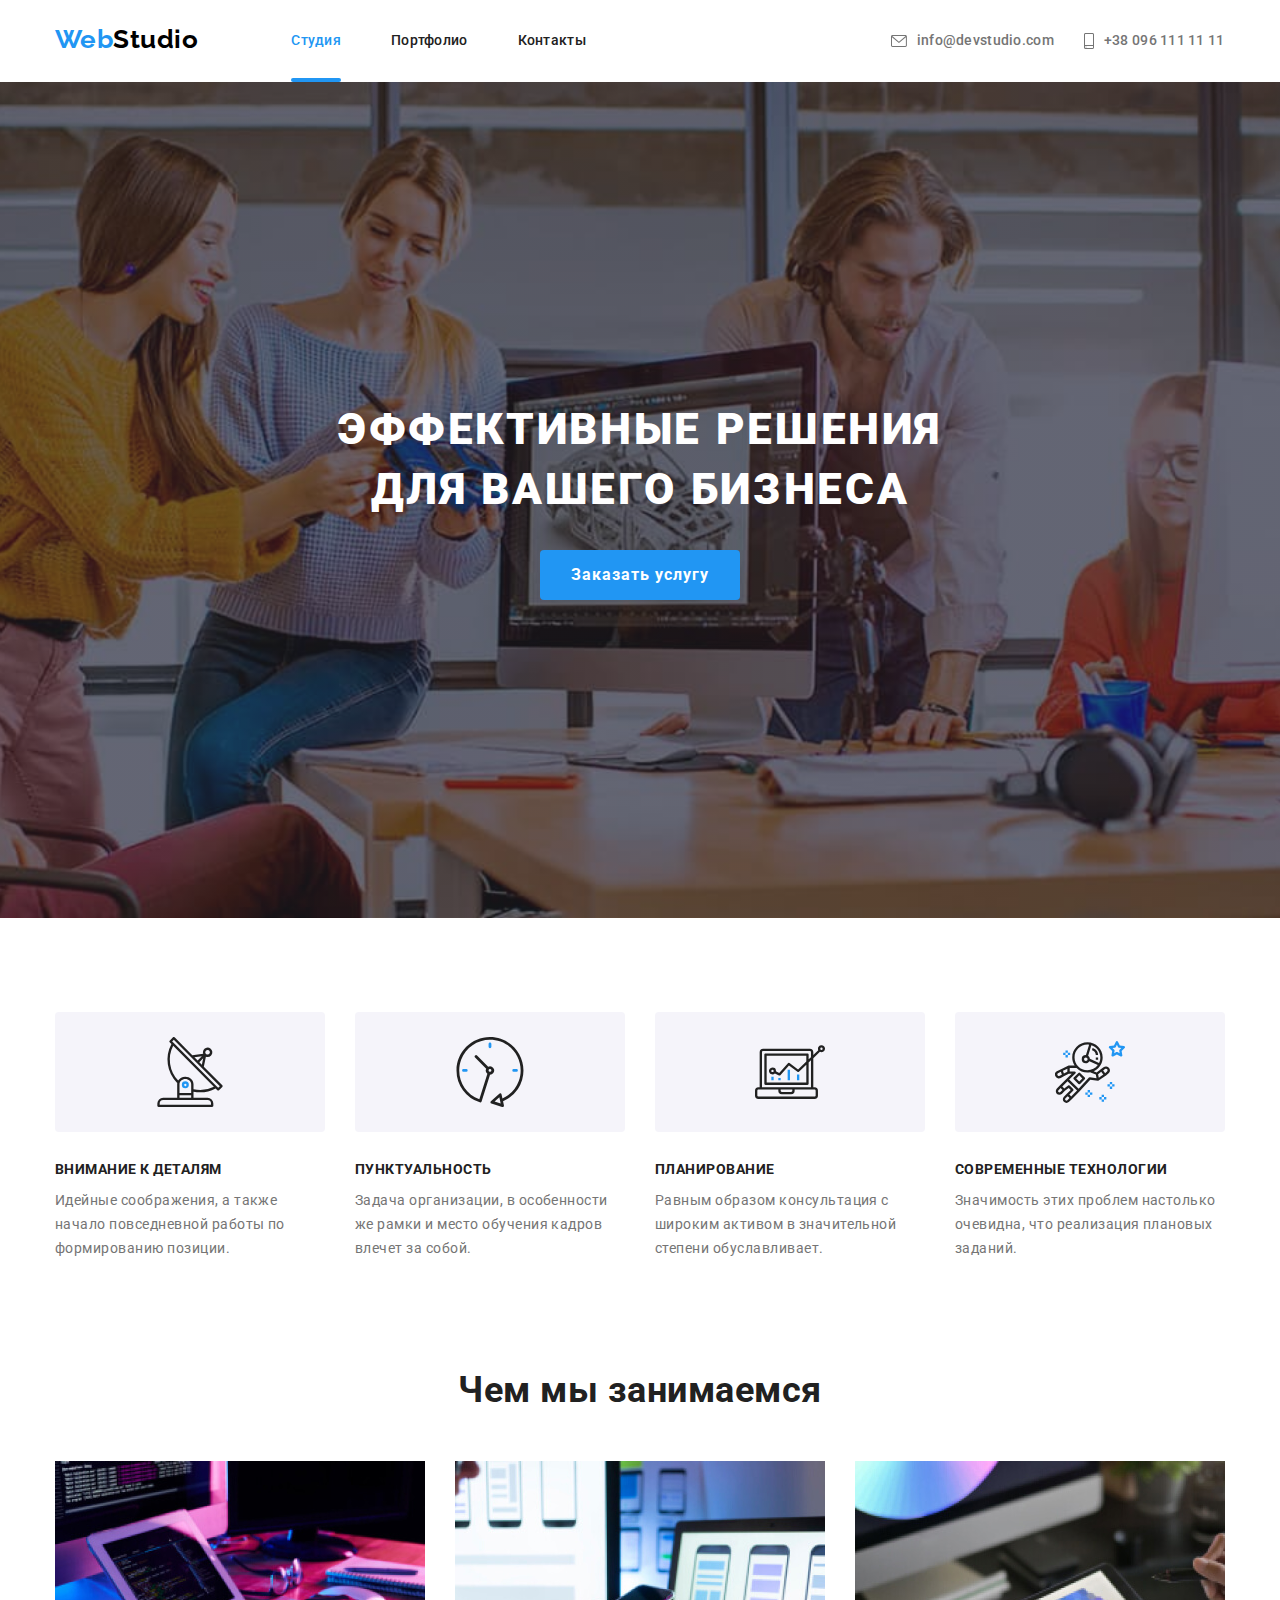
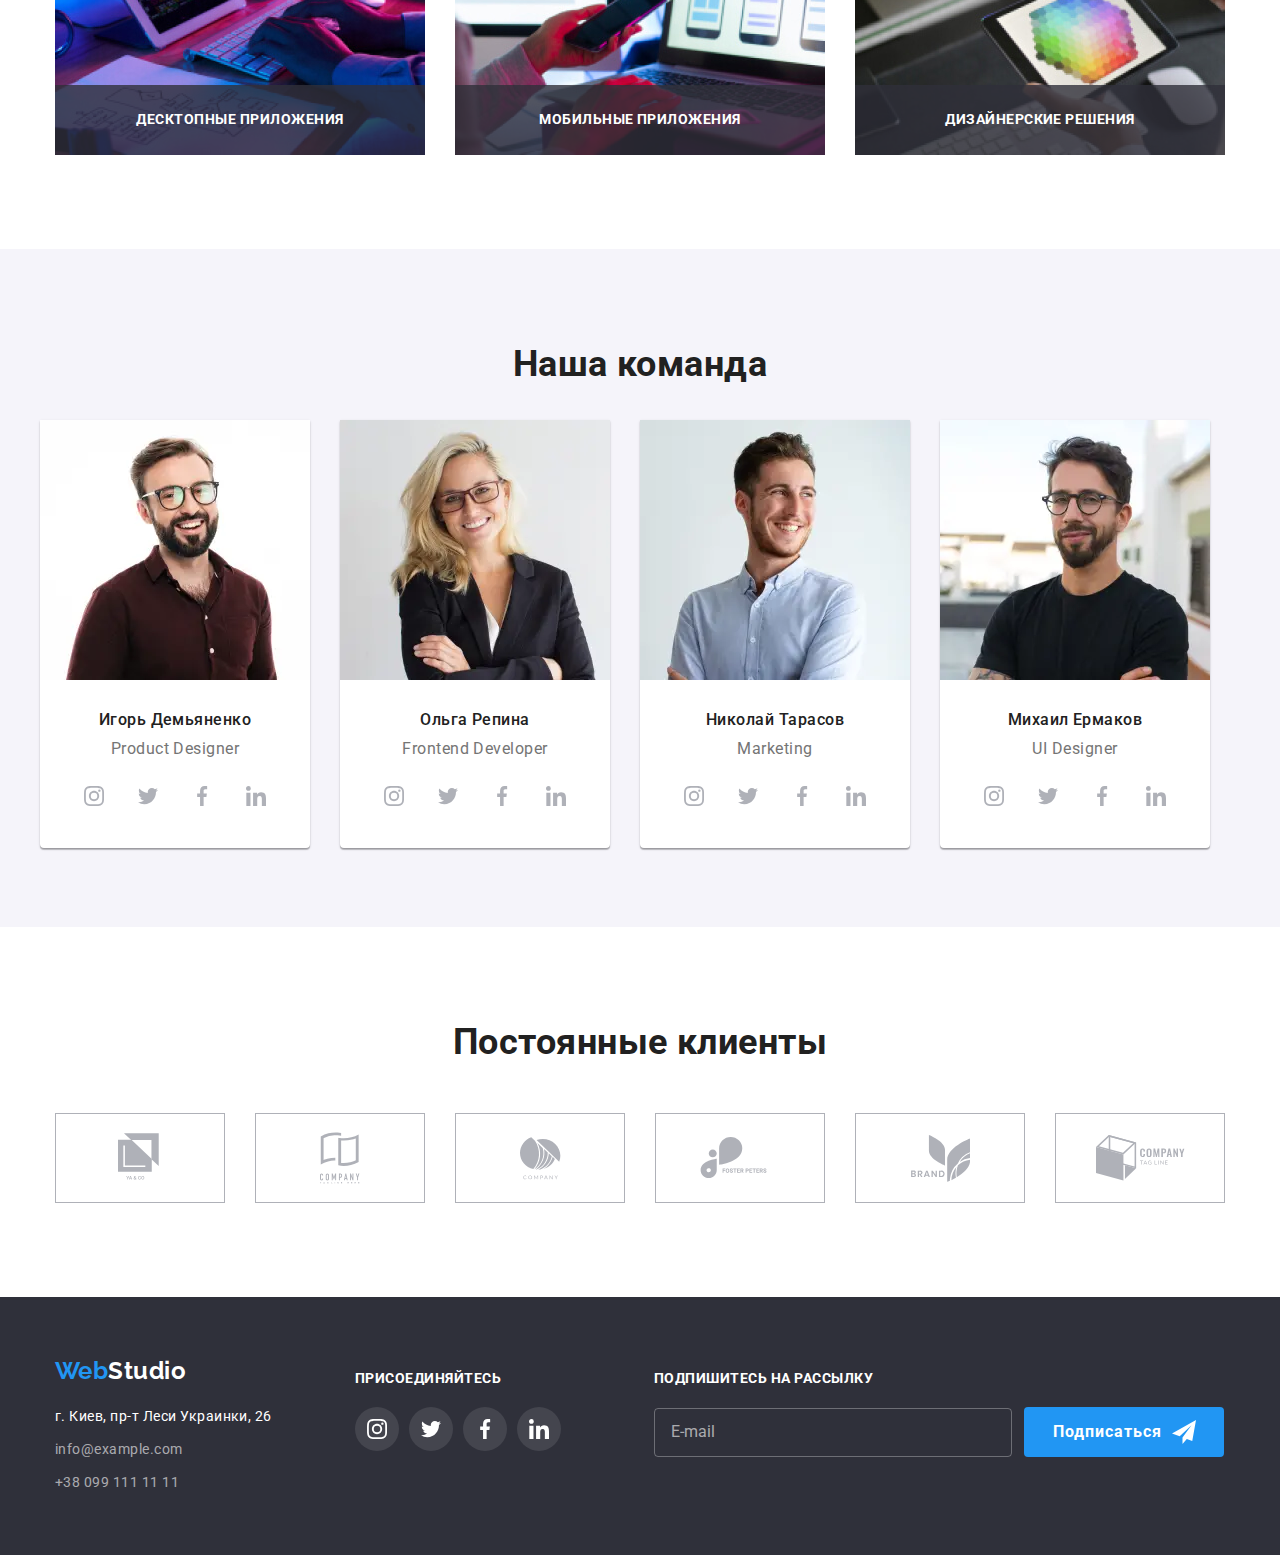
<file: index.html>
<!DOCTYPE html>
<html lang="ru">
  <head>
    <meta charset="UTF-8" />
    <meta name="viewport" content="width=device-width, initial-scale=1.0" />
    <title>Web Studio</title>
    <link
      href="https://fonts.googleapis.com/css2?family=Raleway:wght@700&family=Roboto:wght@400;500;700;900&display=swap"
      rel="stylesheet"
    />
    <link
      rel="stylesheet"
      href="https://cdnjs.cloudflare.com/ajax/libs/modern-normalize/1.0.0/modern-normalize.min.css"
    />
    <link rel="stylesheet" href="./css/main.min.css" />
  </head>
  <body class="page">
    <!-- Шапка сайту -->
    <header class="page-header">
      <div class="container">
        <a href="./index.html" class="logo" lang="en"><span>Web</span>Studio</a>
        <button type="button" aria-controls="header-menu" aria-expanded="false" class="menu-btn" data-menu-button>
          <svg width="40" height="40">
            <use class="menu-open-btn" href="./images/sprite.svg#icon-open-menu"></use>
            <use class="menu-close-btn" href="./images/sprite.svg#icon-close-menu"></use>
          </svg>
        </button>

        <div class="header-menu" data-menu>
          <nav class="site-nav">
            <ul class="list">
              <li class="list-item"><a href="./index.html" class="link current">Студия</a></li>
              <li class="list-item"><a href="./portfolio.html" class="link">Портфолио</a></li>
              <li class="list-item"><a href="" class="link">Контакты</a></li>
            </ul>
          </nav>

          <address class="header-contacts">
            <a class="header-contacts-item" href="mailto:info@devstudio.com">
              <svg class="header-contacts-item-svg-1">
                <use href="./images/sprite.svg#icon-envelope"></use>
              </svg>
              info@devstudio.com</a
            >
            <a href="tel:+380961111111">
              <svg class="header-contacts-item-svg-2">
                <use href="./images/sprite.svg#icon-smartphone"></use>
              </svg>
              +38 096 111 11 11</a
            >
          </address>
        </div>
      </div>
    </header>

    <main>
      <!-- Герой -->
      <section class="hero">
        <div class="hero-content">
          <h1 class="hero-title">Эффективные решения для вашего бизнеса</h1>
          <button type="button" class="hero-button" data-modal-open>Заказать услугу</button>
        </div>
      </section>

      <!-- Переваги -->
      <section class="section benefits">
        <div class="container">
          <!-- Прихований заголовок -->
          <h2 class="visually-hidden">Наши преимущества</h2>
          <ul class="list">
            <li class="list-item benefit-1">
              <p class="benefits-title">Внимание к деталям</p>
              <p class="benefits-text">
                Идейные соображения, а также начало повседневной работы по формированию позиции.
              </p>
            </li>
            <li class="list-item benefit-2">
              <p class="benefits-title">Пунктуальность</p>
              <p class="benefits-text">
                Задача организации, в особенности же рамки и место обучения кадров влечет за собой.
              </p>
            </li>
            <li class="list-item benefit-3">
              <p class="benefits-title">Планирование</p>
              <p class="benefits-text">
                Равным образом консультация с широким активом в значительной степени обуславливает.
              </p>
            </li>
            <li class="list-item benefit-4">
              <p class="benefits-title">Современные технологии</p>
              <p class="benefits-text">Значимость этих проблем настолько очевидна, что реализация плановых заданий.</p>
            </li>
          </ul>
        </div>
      </section>

      <!-- Діяльність -->
      <section class="section activity">
        <div class="container">
          <h2 class="title">Чем мы занимаемся</h2>
          <ul class="list">
            <li class="list-item">
              <img
                src="./images/activities/laptop.jpg"
                srcset="./images/activities/laptop@2x.jpg 2x"
                alt="Ноутбук"
                width="370"
                height="294"
              />
              <p class="list-item-text">Десктопные приложения</p>
            </li>
            <li class="list-item">
              <img
                src="./images/activities/mobile.jpg"
                srcset="./images/activities/mobile@2x.jpg 2x"
                alt="Телефон"
                width="370"
                height="294"
              />
              <p class="list-item-text">Мобильные приложения</p>
            </li>
            <li class="list-item">
              <img
                src="./images/activities/tablet.jpg"
                srcset="./images/activities/tablet@2x.jpg 2x"
                alt="Планшет"
                width="370"
                height="294"
              />
              <p class="list-item-text">Дизайнерские решения</p>
            </li>
          </ul>
        </div>
      </section>

      <!-- Команда -->
      <section class="section team">
        <div class="container">
          <h2 class="title">Наша команда</h2>
          <ul class="team-list list">
            <li class="team-member">
              <picture>
                <source
                  srcset="
                    ./images/team/team-desktop/ihor_demianenko_desktop.webp    1x,
                    ./images/team/team-desktop/ihor_demianenko_desktop@2x.webp 2x
                  "
                  media="(min-width: 1200px)"
                  type="image/webp"
                />
                <source
                  srcset="
                    ./images/team/team-desktop/ihor_demianenko_desktop.jpg    1x,
                    ./images/team/team-desktop/ihor_demianenko_desktop@2x.jpg 2x
                  "
                  media="(min-width: 1200px)"
                />
                <source
                  srcset="
                    ./images/team/team-tablet/ihor_demianenko_tablet.webp    1x,
                    ./images/team/team-tablet/ihor_demianenko_tablet@2x.webp 2x
                  "
                  media="(min-width: 768px)"
                  type="image/webp"
                />
                <source
                  srcset="
                    ./images/team/team-tablet/ihor_demianenko_tablet.jpg    1x,
                    ./images/team/team-tablet/ihor_demianenko_tablet@2x.jpg 2x
                  "
                  media="(min-width: 768px)"
                />
                <source
                  srcset="
                    ./images/team/team-mobile/ihor_demianenko_mobile.webp    1x,
                    ./images/team/team-mobile/ihor_demianenko_mobile@2x.webp 2x
                  "
                  media="(min-width: 320px)"
                  type="image/webp"
                />
                <source
                  srcset="
                    ./images/team/team-mobile/ihor_demianenko_mobile.jpg    1x,
                    ./images/team/team-mobile/ihor_demianenko_mobile@2x.jpg 2x
                  "
                  media="(min-width: 320px)"
                />
                <img src="./images/team/team-mobile/ihor_demianenko_mobile.jpg" alt="Игорь Демьяненко" />
              </picture>
              <h3 class="name">Игорь Демьяненко</h3>
              <p class="occupation" lang="en">Product Designer</p>
              <ul class="social-list list">
                <li class="social-list-item">
                  <a href="" class="social-list-item-link">
                    <svg class="social-list-item-svg">
                      <use href="./images/sprite.svg#icon-instagram"></use>
                    </svg>
                  </a>
                </li>
                <li class="social-list-item">
                  <a href="" class="social-list-item-link">
                    <svg class="social-list-item-svg"><use href="./images/sprite.svg#icon-twitter"></use></svg>
                  </a>
                </li>
                <li class="social-list-item">
                  <a href="" class="social-list-item-link">
                    <svg class="social-list-item-svg"><use href="./images/sprite.svg#icon-facebook"></use></svg>
                  </a>
                </li>
                <li class="social-list-item">
                  <a href="" class="social-list-item-link">
                    <svg class="social-list-item-svg"><use href="./images/sprite.svg#icon-linkedin"></use></svg>
                  </a>
                </li>
              </ul>
            </li>
            <li class="team-member">
              <picture>
                <source
                  srcset="
                    ./images/team/team-desktop/olha_repina_desktop.webp    1x,
                    ./images/team/team-desktop/olha_repina_desktop@2x.webp 2x
                  "
                  media="(min-width: 1200px)"
                  type="image/webp"
                />
                <source
                  srcset="
                    ./images/team/team-desktop/olha_repina_desktop.jpg    1x,
                    ./images/team/team-desktop/olha_repina_desktop@2x.jpg 2x
                  "
                  media="(min-width: 1200px)"
                />
                <source
                  srcset="
                    ./images/team/team-tablet/olha_repina_tablet.webp    1x,
                    ./images/team/team-tablet/olha_repina_tablet@2x.webp 2x
                  "
                  media="(min-width: 768px)"
                  type="image/webp"
                />
                <source
                  srcset="
                    ./images/team/team-tablet/olha_repina_tablet.jpg    1x,
                    ./images/team/team-tablet/olha_repina_tablet@2x.jpg 2x
                  "
                  media="(min-width: 768px)"
                />
                <source
                  srcset="
                    ./images/team/team-mobile/olha_repina_mobile.webp    1x,
                    ./images/team/team-mobile/olha_repina_mobile@2x.webp 2x
                  "
                  media="(min-width: 320px)"
                  type="image/webp"
                />
                <source
                  srcset="
                    ./images/team/team-mobile/olha_repina_mobile.jpg    1x,
                    ./images/team/team-mobile/olha_repina_mobile@2x.jpg 2x
                  "
                  media="(min-width: 320px)"
                />
                <img src="./images/team/team-mobile/olha_repina_mobile.jpg" alt="Ольга Репина" />
              </picture>
              <h3 class="name">Ольга Репина</h3>
              <p class="occupation" lang="en">Frontend Developer</p>
              <ul class="social-list list">
                <li class="social-list-item">
                  <a href="" class="social-list-item-link">
                    <svg class="social-list-item-svg">
                      <use href="./images/sprite.svg#icon-instagram"></use>
                    </svg>
                  </a>
                </li>
                <li class="social-list-item">
                  <a href="" class="social-list-item-link">
                    <svg class="social-list-item-svg"><use href="./images/sprite.svg#icon-twitter"></use></svg>
                  </a>
                </li>
                <li class="social-list-item">
                  <a href="" class="social-list-item-link">
                    <svg class="social-list-item-svg"><use href="./images/sprite.svg#icon-facebook"></use></svg>
                  </a>
                </li>
                <li class="social-list-item">
                  <a href="" class="social-list-item-link">
                    <svg class="social-list-item-svg"><use href="./images/sprite.svg#icon-linkedin"></use></svg>
                  </a>
                </li>
              </ul>
            </li>
            <li class="team-member">
              <picture>
                <source
                  srcset="
                    ./images/team/team-desktop/nikolai_tarasov_desktop.webp    1x,
                    ./images/team/team-desktop/nikolai_tarasov_desktop@2x.webp 2x
                  "
                  media="(min-width: 1200px)"
                  type="image/webp"
                />
                <source
                  srcset="
                    ./images/team/team-desktop/nikolai_tarasov_desktop.jpg    1x,
                    ./images/team/team-desktop/nikolai_tarasov_desktop@2x.jpg 2x
                  "
                  media="(min-width: 1200px)"
                />
                <source
                  srcset="
                    ./images/team/team-tablet/nikolai_tarasov_tablet.webp    1x,
                    ./images/team/team-tablet/nikolai_tarasov_tablet@2x.webp 2x
                  "
                  media="(min-width: 768px)"
                  type="image/webp"
                />
                <source
                  srcset="
                    ./images/team/team-tablet/nikolai_tarasov_tablet.jpg    1x,
                    ./images/team/team-tablet/nikolai_tarasov_tablet@2x.jpg 2x
                  "
                  media="(min-width: 768px)"
                />
                <source
                  srcset="
                    ./images/team/team-mobile/nikolai_tarasov_mobile.webp    1x,
                    ./images/team/team-mobile/nikolai_tarasov_mobile@2x.webp 2x
                  "
                  media="(min-width: 320px)"
                  type="image/webp"
                />
                <source
                  srcset="
                    ./images/team/team-mobile/nikolai_tarasov_mobile.jpg    1x,
                    ./images/team/team-mobile/nikolai_tarasov_mobile@2x.jpg 2x
                  "
                  media="(min-width: 320px)"
                />
                <img src="./images/team/team-mobile/nikolai_tarasov_mobile.jpg" alt="Николай Тарасов" />
              </picture>
              <h3 class="name">Николай Тарасов</h3>
              <p class="occupation" lang="en">Marketing</p>
              <ul class="social-list list">
                <li class="social-list-item">
                  <a href="" class="social-list-item-link">
                    <svg class="social-list-item-svg">
                      <use href="./images/sprite.svg#icon-instagram"></use>
                    </svg>
                  </a>
                </li>
                <li class="social-list-item">
                  <a href="" class="social-list-item-link">
                    <svg class="social-list-item-svg"><use href="./images/sprite.svg#icon-twitter"></use></svg>
                  </a>
                </li>
                <li class="social-list-item">
                  <a href="" class="social-list-item-link">
                    <svg class="social-list-item-svg"><use href="./images/sprite.svg#icon-facebook"></use></svg>
                  </a>
                </li>
                <li class="social-list-item">
                  <a href="" class="social-list-item-link">
                    <svg class="social-list-item-svg"><use href="./images/sprite.svg#icon-linkedin"></use></svg>
                  </a>
                </li>
              </ul>
            </li>
            <li class="team-member">
              <picture>
                <source
                  srcset="
                    ./images/team/team-desktop/mihail_ermakov_desktop.webp    1x,
                    ./images/team/team-desktop/mihail_ermakov_desktop@2x.webp 2x
                  "
                  media="(min-width: 1200px)"
                  type="image/webp"
                />
                <source
                  srcset="
                    ./images/team/team-desktop/mihail_ermakov_desktop.jpg    1x,
                    ./images/team/team-desktop/mihail_ermakov_desktop@2x.jpg 2x
                  "
                  media="(min-width: 1200px)"
                />
                <source
                  srcset="
                    ./images/team/team-tablet/mihail_ermakov_tablet.webp    1x,
                    ./images/team/team-tablet/mihail_ermakov_tablet@2x.webp 2x
                  "
                  media="(min-width: 768px)"
                  type="image/webp"
                />
                <source
                  srcset="
                    ./images/team/team-tablet/mihail_ermakov_tablet.jpg    1x,
                    ./images/team/team-tablet/mihail_ermakov_tablet@2x.jpg 2x
                  "
                  media="(min-width: 768px)"
                />
                <source
                  srcset="
                    ./images/team/team-mobile/mihail_ermakov_mobile.webp    1x,
                    ./images/team/team-mobile/mihail_ermakov_mobile@2x.webp 2x
                  "
                  media="(min-width: 320px)"
                  type="image/webp"
                />
                <source
                  srcset="
                    ./images/team/team-mobile/mihail_ermakov_mobile.jpg    1x,
                    ./images/team/team-mobile/mihail_ermakov_mobile@2x.jpg 2x
                  "
                  media="(min-width: 320px)"
                />
                <img src="./images/team/team-mobile/mihail_ermakov_mobile.jpg" alt="Михаил Ермаков" />
              </picture>
              <h3 class="name">Михаил Ермаков</h3>
              <p class="occupation" lang="en">UI Designer</p>
              <ul class="social-list list">
                <li class="social-list-item">
                  <a href="" class="social-list-item-link">
                    <svg class="social-list-item-svg">
                      <use href="./images/sprite.svg#icon-instagram"></use>
                    </svg>
                  </a>
                </li>
                <li class="social-list-item">
                  <a href="" class="social-list-item-link">
                    <svg class="social-list-item-svg"><use href="./images/sprite.svg#icon-twitter"></use></svg>
                  </a>
                </li>
                <li class="social-list-item">
                  <a href="" class="social-list-item-link">
                    <svg class="social-list-item-svg"><use href="./images/sprite.svg#icon-facebook"></use></svg>
                  </a>
                </li>
                <li class="social-list-item">
                  <a href="" class="social-list-item-link">
                    <svg class="social-list-item-svg"><use href="./images/sprite.svg#icon-linkedin"></use></svg>
                  </a>
                </li>
              </ul>
            </li>
          </ul>
        </div>
      </section>

      <!-- Клієнти -->
      <section class="section clients">
        <div class="container">
          <h2 class="title">Постоянные клиенты</h2>
          <ul class="list">
            <li class="list-item">
              <a href="" class="list-item-link">
                <svg class="list-item-link-svg" width="45" height="50">
                  <use href="./images/sprite.svg#icon-client-1"></use>
                </svg>
              </a>
            </li>
            <li class="list-item">
              <a href="" class="list-item-link">
                <svg class="list-item-link-svg" width="40" height="52">
                  <use href="./images/sprite.svg#icon-client-2"></use>
                </svg>
              </a>
            </li>
            <li class="list-item">
              <a href="" class="list-item-link">
                <svg class="list-item-link-svg" width="41" height="43">
                  <use href="./images/sprite.svg#icon-client-3"></use>
                </svg>
              </a>
            </li>
            <li class="list-item">
              <a href="" class="list-item-link">
                <svg class="list-item-link-svg" width="80" height="42">
                  <use href="./images/sprite.svg#icon-client-4"></use>
                </svg>
              </a>
            </li>
            <li class="list-item">
              <a href="" class="list-item-link">
                <svg class="list-item-link-svg" width="59" height="47">
                  <use href="./images/sprite.svg#icon-client-5"></use>
                </svg>
              </a>
            </li>
            <li class="list-item">
              <a href="" class="list-item-link">
                <svg class="list-item-link-svg" width="89" height="46">
                  <use href="./images/sprite.svg#icon-client-6"></use>
                </svg>
              </a>
            </li>
          </ul>
        </div>
      </section>
    </main>

    <!-- Футер -->
    <footer class="footer">
      <div class="container">
        <section class="contacts-section section">
          <!-- Прихований заголовок -->
          <h2 class="visually-hidden">Наши контакты</h2>
          <a href="./index.html" class="logo" lang="en"><span>Web</span>Studio</a>

          <address class="footer-contacts">
            <a href="https://goo.gl/maps/cJfqDqCZYwjDyBbn9" target="_blank" class="address"
              >г. Киев, пр-т Леси Украинки, 26</a
            >
            <a href="mailto:info@example.com">info@example.com</a>
            <a href="tel:+380991111111">+38 099 111 11 11</a>
          </address>
        </section>
        <section class="join-section section">
          <!-- Прихований заголовок -->
          <h2 class="visually-hidden">Соцсети</h2>
          <b class="join-text">Присоединяйтесь</b>
          <ul class="social-list list">
            <li class="social-list-item">
              <a href="" class="social-list-item-link">
                <svg class="social-list-item-svg">
                  <use href="./images/sprite.svg#icon-instagram"></use>
                </svg>
              </a>
            </li>
            <li class="social-list-item">
              <a href="" class="social-list-item-link">
                <svg class="social-list-item-svg">
                  <use href="./images/sprite.svg#icon-twitter"></use>
                </svg>
              </a>
            </li>
            <li class="social-list-item">
              <a href="" class="social-list-item-link">
                <svg class="social-list-item-svg">
                  <use href="./images/sprite.svg#icon-facebook"></use>
                </svg>
              </a>
            </li>
            <li class="social-list-item">
              <a href="" class="social-list-item-link">
                <svg class="social-list-item-svg">
                  <use href="./images/sprite.svg#icon-linkedin"></use>
                </svg>
              </a>
            </li>
          </ul>
        </section>
        <section class="subscribe-section section">
          <!-- Прихований заголовок -->
          <h2 class="visually-hidden">Подписка</h2>
          <b class="subscribe-text">Подпишитесь на рассылку</b>
          <form action="" class="subscribe-form">
            <input type="email" name="user-email" placeholder="E-mail" class="subscribe-form-input" />
            <button type="submit" class="subscribe-button">
              Подписаться
              <svg class="subscribe-button-icon" width="24" height="24">
                <use href="./images/sprite.svg#icon-send"></use>
              </svg>
            </button>
          </form>
        </section>
      </div>
    </footer>

    <!-- Модальне вікно -->
    <div class="pop-ups is-hidden" data-modal>
      <div class="backdrop">
        <div class="modal">
          <button type="button" class="close-btn" data-modal-close>
            <svg width="18" height="18">
              <use href="./images/sprite.svg#icon-close-btn"></use>
            </svg>
          </button>
          <form action="#" class="modal-form">
            <h2 class="modal-form-title">Оставьте свои данные, мы вам перезвоним</h2>

            <label for="user-name" class="modal-form-input-label">Имя</label>
            <div class="modal-form-input-block">
              <input type="text" id="user-name" name="user-name" class="modal-form-input" required />
              <svg class="modal-form-input-svg" width="18" height="18">
                <use href="./images/sprite.svg#icon-person"></use>
              </svg>
            </div>

            <label for="user-tel" class="modal-form-input-label">Телефон</label>
            <div class="modal-form-input-block">
              <input type="tel" id="user-tel" name="user-tel" class="modal-form-input" required />
              <svg class="modal-form-input-svg" width="18" height="18">
                <use href="./images/sprite.svg#icon-phone"></use>
              </svg>
            </div>

            <label for="user-email" class="modal-form-input-label">Почта</label>
            <div class="modal-form-input-block">
              <input type="email" id="user-email" name="user-email" class="modal-form-input" />
              <svg class="modal-form-input-svg" width="18" height="18">
                <use href="./images/sprite.svg#icon-email"></use>
              </svg>
            </div>

            <label for="user-message" class="modal-form-message-label">Комментарий</label>
            <textarea
              name="user-message"
              id="user-message"
              placeholder="Введите текст"
              class="modal-form-message"
            ></textarea>

            <input
              type="checkbox"
              name="user-policy"
              id="user-policy"
              class="modal-form-check visually-hidden"
              required
            />
            <label for="user-policy" class="modal-form-check-label">
              <span>Соглашаюсь с рассылкой и принимаю <a href="#"> Условия договора </a></span>
            </label>

            <button type="submit" class="modal-form-btn">Отправить</button>
          </form>
        </div>
      </div>
    </div>

    <script src="./js/modal.js"></script>
    <script src="./js/menu.js"></script>
  </body>
</html>
</file>
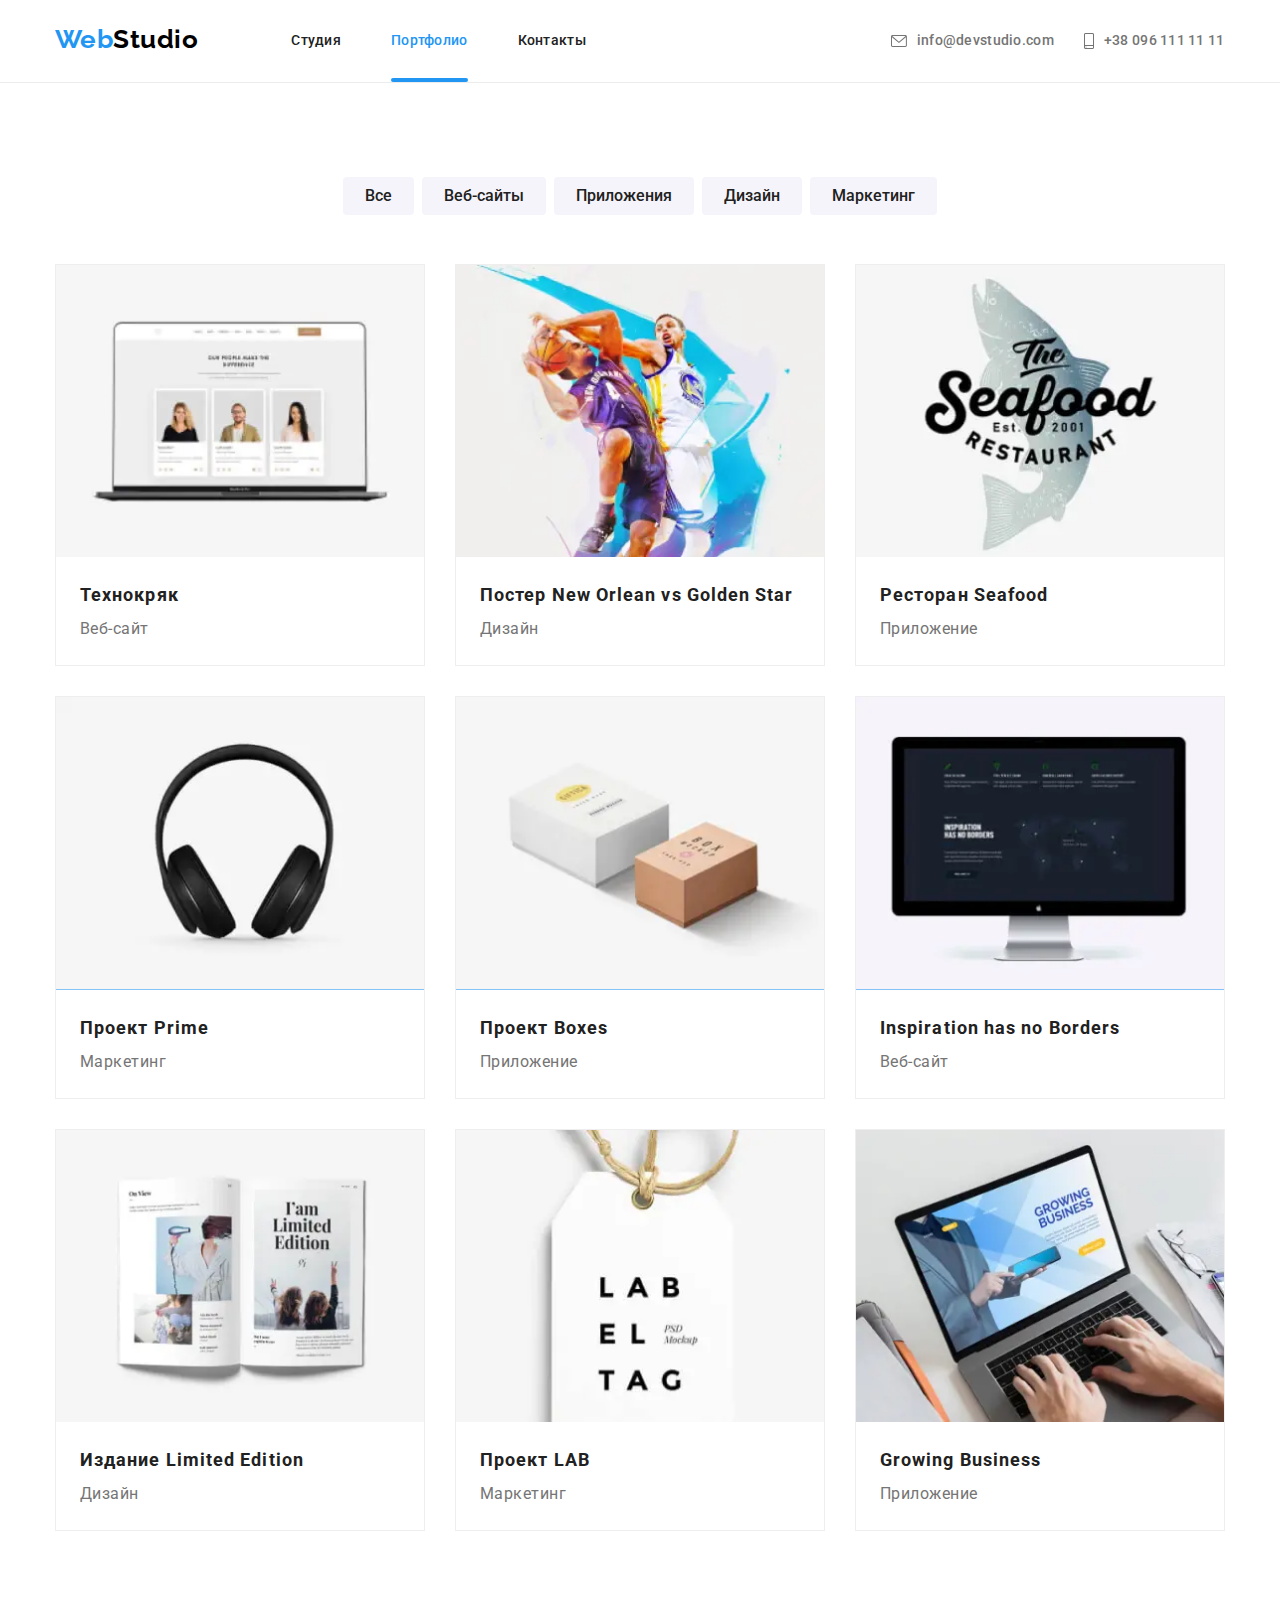
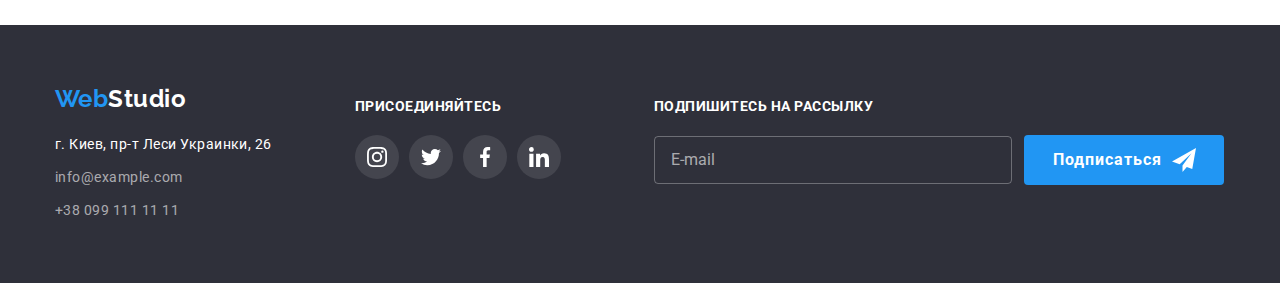
<file: portfolio.html>
<!DOCTYPE html>
<html lang="ru">
  <head>
    <meta charset="UTF-8" />
    <meta name="viewport" content="width=device-width, initial-scale=1.0" />
    <title>Web Studio</title>
    <link
      href="https://fonts.googleapis.com/css2?family=Raleway:wght@700&family=Roboto:wght@400;500;700;900&display=swap"
      rel="stylesheet"
    />
    <link
      rel="stylesheet"
      href="https://cdnjs.cloudflare.com/ajax/libs/modern-normalize/1.0.0/modern-normalize.min.css"
    />
    <link rel="stylesheet" href="./css/portfolio.min.css" />
  </head>

  <body class="page">
    <!-- Шапка сайту -->
    <header class="page-header">
      <div class="container">
        <a href="./index.html" class="logo" lang="en"><span>Web</span>Studio</a>
        <button type="button" aria-controls="header-menu" aria-expanded="false" class="menu-btn" data-menu-button>
          <svg width="40" height="40">
            <use class="menu-open-btn" href="./images/sprite.svg#icon-open-menu"></use>
            <use class="menu-close-btn" href="./images/sprite.svg#icon-close-menu"></use>
          </svg>
        </button>

        <div class="header-menu" data-menu>
          <nav class="site-nav">
            <ul class="list">
              <li class="list-item"><a href="./index.html" class="link">Студия</a></li>
              <li class="list-item"><a href="./portfolio.html" class="link current">Портфолио</a></li>
              <li class="list-item"><a href="" class="link">Контакты</a></li>
            </ul>
          </nav>

          <address class="header-contacts">
            <a class="header-contacts-item" href="mailto:info@devstudio.com">
              <svg class="header-contacts-item-svg-1">
                <use href="./images/sprite.svg#icon-envelope"></use>
              </svg>
              info@devstudio.com</a
            >
            <a href="tel:+380961111111">
              <svg class="header-contacts-item-svg-2">
                <use href="./images/sprite.svg#icon-smartphone"></use>
              </svg>
              +38 096 111 11 11</a
            >
          </address>
        </div>
      </div>
    </header>

    <main>
      <!-- Наші роботи -->
      <section class="section">
        <div class="container">
          <!-- Прихований заголовок -->
          <h1 class="visually-hidden">Наши работы</h1>
          <!-- Фільтр -->
          <ul class="filter list">
            <li class="filter-item">
              <button type="button" class="filter-button">Все</button>
            </li>
            <li class="filter-item">
              <button type="button" class="filter-button">Веб-сайты</button>
            </li>
            <li class="filter-item">
              <button type="button" class="filter-button">Приложения</button>
            </li>
            <li class="filter-item">
              <button type="button" class="filter-button">Дизайн</button>
            </li>
            <li class="filter-item">
              <button type="button" class="filter-button">Маркетинг</button>
            </li>
          </ul>
        </div>
        <div class="container">
          <!-- Карточки -->
          <ul class="examples list">
            <li class="examples-item">
              <a href="" class="examples-link">
                <div class="box">
                  <picture>
                    <source
                      srcset="
                        ./images/portfolio/portfolio_desktop/technokhriak_desktop.webp    1x,
                        ./images/portfolio/portfolio_desktop/technokhriak_desktop@2x.webp 2x
                      "
                      media="(min-width: 1200px)"
                      type="image/webp"
                    />
                    <source
                      srcset="
                        ./images/portfolio/portfolio_desktop/technokhriak_desktop.jpg    1x,
                        ./images/portfolio/portfolio_desktop/technokhriak_desktop@2x.jpg 2x
                      "
                      media="(min-width: 1200px)"
                    />
                    <source
                      srcset="
                        ./images/portfolio/portfolio_tablet/technokhriak_tablet.webp    1x,
                        ./images/portfolio/portfolio_tablet/technokhriak_tablet@2x.webp 2x
                      "
                      media="(min-width: 768px)"
                      type="image/webp"
                    />
                    <source
                      srcset="
                        ./images/portfolio/portfolio_tablet/technokhriak_tablet.jpg    1x,
                        ./images/portfolio/portfolio_tablet/technokhriak_tablet@2x.jpg 2x
                      "
                      media="(min-width: 768px)"
                    />
                    <source
                      srcset="
                        ./images/portfolio/portfolio_mobile/technokhriak_mobile.webp    1x,
                        ./images/portfolio/portfolio_mobile/technokhriak_mobile@2x.webp 2x
                      "
                      media="(min-width: 320px)"
                      type="image/webp"
                    />
                    <source
                      srcset="
                        ./images/portfolio/portfolio_mobile/technokhriak_mobile.jpg    1x,
                        ./images/portfolio/portfolio_mobile/technokhriak_mobile@2x.jpg 2x
                      "
                      media="(min-width: 320px)"
                    />
                    <img
                      src="./images/portfolio/portfolio-mobile/technokhriak_mobile.jpg"
                      alt="Веб-страница открыта на ноутбуке"
                    />
                  </picture>
                  <p class="examples-overlay">
                    Технокряк это современная площадка распространения коронавируса. Компании используют эту платформу
                    для цифрового шпионажа и атак на защищённые сервера конкурентов.
                  </p>
                </div>
                <div class="examples-item-description">
                  <h2 class="examples-title">Технокряк</h2>
                  <p class="examples-type">Веб-сайт</p>
                </div>
              </a>
            </li>
            <li class="examples-item">
              <a href="" class="examples-link">
                <div class="box">
                  <picture>
                    <source
                      srcset="
                        ./images/portfolio/portfolio_desktop/new_orlean_desktop.webp    1x,
                        ./images/portfolio/portfolio_desktop/new_orlean_desktop@2x.webp 2x
                      "
                      media="(min-width: 1200px)"
                      type="image/webp"
                    />
                    <source
                      srcset="
                        ./images/portfolio/portfolio_desktop/new_orlean_desktop.jpg    1x,
                        ./images/portfolio/portfolio_desktop/new_orlean_desktop@2x.jpg 2x
                      "
                      media="(min-width: 1200px)"
                    />
                    <source
                      srcset="
                        ./images/portfolio/portfolio_tablet/new_orlean_tablet.webp    1x,
                        ./images/portfolio/portfolio_tablet/new_orlean_tablet@2x.webp 2x
                      "
                      media="(min-width: 768px)"
                      type="image/webp"
                    />
                    <source
                      srcset="
                        ./images/portfolio/portfolio_tablet/new_orlean_tablet.jpg    1x,
                        ./images/portfolio/portfolio_tablet/new_orlean_tablet@2x.jpg 2x
                      "
                      media="(min-width: 768px)"
                    />
                    <source
                      srcset="
                        ./images/portfolio/portfolio_mobile/new_orlean_mobile.webp    1x,
                        ./images/portfolio/portfolio_mobile/new_orlean_mobile@2x.webp 2x
                      "
                      media="(min-width: 320px)"
                      type="image/webp"
                    />
                    <source
                      srcset="
                        ./images/portfolio/portfolio_mobile/new_orlean_mobile.jpg    1x,
                        ./images/portfolio/portfolio_mobile/new_orlean_mobile@2x.jpg 2x
                      "
                      media="(min-width: 320px)"
                    />
                    <img src="./images/portfolio/portfolio_mobile/new_orlean_mobile.jpg" alt="Баскетболисты" />
                  </picture>
                  <p class="examples-overlay">
                    Технокряк это современная площадка распространения коронавируса. Компании используют эту платформу
                    для цифрового шпионажа и атак на защищённые сервера конкурентов.
                  </p>
                </div>
                <div class="examples-item-description">
                  <h2 class="examples-title">Постер New Orlean vs Golden Star</h2>
                  <p class="examples-type">Дизайн</p>
                </div>
              </a>
            </li>
            <li class="examples-item">
              <a href="" class="examples-link">
                <div class="box">
                  <picture>
                    <source
                      srcset="
                        ./images/portfolio/portfolio_desktop/restaurant_desktop.webp    1x,
                        ./images/portfolio/portfolio_desktop/restaurant_desktop@2x.webp 2x
                      "
                      media="(min-width: 1200px)"
                      type="image/webp"
                    />
                    <source
                      srcset="
                        ./images/portfolio/portfolio_desktop/restaurant_desktop.jpg    1x,
                        ./images/portfolio/portfolio_desktop/restaurant_desktop@2x.jpg 2x
                      "
                      media="(min-width: 1200px)"
                    />
                    <source
                      srcset="
                        ./images/portfolio/portfolio_tablet/restaurant_tablet.webp    1x,
                        ./images/portfolio/portfolio_tablet/restaurant_tablet@2x.webp 2x
                      "
                      media="(min-width: 768px)"
                      type="image/webp"
                    />
                    <source
                      srcset="
                        ./images/portfolio/portfolio_tablet/restaurant_tablet.jpg    1x,
                        ./images/portfolio/portfolio_tablet/restaurant_tablet@2x.jpg 2x
                      "
                      media="(min-width: 768px)"
                    />
                    <source
                      srcset="
                        ./images/portfolio/portfolio_mobile/restaurant_mobile.webp    1x,
                        ./images/portfolio/portfolio_mobile/restaurant_mobile@2x.webp 2x
                      "
                      media="(min-width: 320px)"
                      type="image/webp"
                    />
                    <source
                      srcset="
                        ./images/portfolio/portfolio_mobile/restaurant_mobile.jpg    1x,
                        ./images/portfolio/portfolio_mobile/restaurant_mobile@2x.jpg 2x
                      "
                      media="(min-width: 320px)"
                    />
                    <img src="./images/portfolio/portfolio_mobile/restaurant_mobile.jpg" alt="Логотип с рыбой" />
                  </picture>
                  <p class="examples-overlay">
                    Технокряк это современная площадка распространения коронавируса. Компании используют эту платформу
                    для цифрового шпионажа и атак на защищённые сервера конкурентов.
                  </p>
                </div>
                <div class="examples-item-description">
                  <h2 class="examples-title">Ресторан Seafood</h2>
                  <p class="examples-type">Приложение</p>
                </div>
              </a>
            </li>
            <li class="examples-item">
              <a href="" class="examples-link">
                <div class="box">
                  <picture>
                    <source
                      srcset="
                        ./images/portfolio/portfolio_desktop/prime_desktop.webp    1x,
                        ./images/portfolio/portfolio_desktop/prime_desktop@2x.webp 2x
                      "
                      media="(min-width: 1200px)"
                      type="image/webp"
                    />
                    <source
                      srcset="
                        ./images/portfolio/portfolio_desktop/prime_desktop.jpg    1x,
                        ./images/portfolio/portfolio_desktop/prime_desktop@2x.jpg 2x
                      "
                      media="(min-width: 1200px)"
                    />
                    <source
                      srcset="
                        ./images/portfolio/portfolio_tablet/prime_tablet.webp    1x,
                        ./images/portfolio/portfolio_tablet/prime_tablet@2x.webp 2x
                      "
                      media="(min-width: 768px)"
                      type="image/webp"
                    />
                    <source
                      srcset="
                        ./images/portfolio/portfolio_tablet/prime_tablet.jpg    1x,
                        ./images/portfolio/portfolio_tablet/prime_tablet@2x.jpg 2x
                      "
                      media="(min-width: 768px)"
                    />
                    <source
                      srcset="
                        ./images/portfolio/portfolio_mobile/prime_mobile.webp    1x,
                        ./images/portfolio/portfolio_mobile/prime_mobile@2x.webp 2x
                      "
                      media="(min-width: 320px)"
                      type="image/webp"
                    />
                    <source
                      srcset="
                        ./images/portfolio/portfolio_mobile/prime_mobile.jpg    1x,
                        ./images/portfolio/portfolio_mobile/prime_mobile@2x.jpg 2x
                      "
                      media="(min-width: 320px)"
                    />
                    <img src="./images/portfolio/portfolio_mobile/prime_mobile.jpg" alt="Наушники" />
                  </picture>
                  <p class="examples-overlay">
                    Технокряк это современная площадка распространения коронавируса. Компании используют эту платформу
                    для цифрового шпионажа и атак на защищённые сервера конкурентов.
                  </p>
                </div>
                <div class="examples-item-description">
                  <h2 class="examples-title">Проект Prime</h2>
                  <p class="examples-type">Маркетинг</p>
                </div>
              </a>
            </li>
            <li class="examples-item">
              <a href="" class="examples-link">
                <div class="box">
                  <picture>
                    <source
                      srcset="
                        ./images/portfolio/portfolio_desktop/boxes_desktop.webp    1x,
                        ./images/portfolio/portfolio_desktop/boxes_desktop@2x.webp 2x
                      "
                      media="(min-width: 1200px)"
                      type="image/webp"
                    />
                    <source
                      srcset="
                        ./images/portfolio/portfolio_desktop/boxes_desktop.jpg    1x,
                        ./images/portfolio/portfolio_desktop/boxes_desktop@2x.jpg 2x
                      "
                      media="(min-width: 1200px)"
                    />
                    <source
                      srcset="
                        ./images/portfolio/portfolio_tablet/boxes_tablet.webp    1x,
                        ./images/portfolio/portfolio_tablet/boxes_tablet@2x.webp 2x
                      "
                      media="(min-width: 768px)"
                      type="image/webp"
                    />
                    <source
                      srcset="
                        ./images/portfolio/portfolio_tablet/boxes_tablet.jpg    1x,
                        ./images/portfolio/portfolio_tablet/boxes_tablet@2x.jpg 2x
                      "
                      media="(min-width: 768px)"
                    />
                    <source
                      srcset="
                        ./images/portfolio/portfolio_mobile/boxes_mobile.webp    1x,
                        ./images/portfolio/portfolio_mobile/boxes_mobile@2x.webp 2x
                      "
                      media="(min-width: 320px)"
                      type="image/webp"
                    />
                    <source
                      srcset="
                        ./images/portfolio/portfolio_mobile/boxes_mobile.jpg    1x,
                        ./images/portfolio/portfolio_mobile/boxes_mobile@2x.jpg 2x
                      "
                      media="(min-width: 320px)"
                    />
                    <img src="./images/portfolio/portfolio_mobile/boxes_mobile.jpg" alt="Коробки" />
                  </picture>
                  <p class="examples-overlay">
                    Технокряк это современная площадка распространения коронавируса. Компании используют эту платформу
                    для цифрового шпионажа и атак на защищённые сервера конкурентов.
                  </p>
                </div>
                <div class="examples-item-description">
                  <h2 class="examples-title">Проект Boxes</h2>
                  <p class="examples-type">Приложение</p>
                </div>
              </a>
            </li>
            <li class="examples-item">
              <a href="" class="examples-link">
                <div class="box">
                  <picture>
                    <source
                      srcset="
                        ./images/portfolio/portfolio_desktop/inspiration_desktop.webp    1x,
                        ./images/portfolio/portfolio_desktop/inspiration_desktop@2x.webp 2x
                      "
                      media="(min-width: 1200px)"
                      type="image/webp"
                    />
                    <source
                      srcset="
                        ./images/portfolio/portfolio_desktop/inspiration_desktop.jpg    1x,
                        ./images/portfolio/portfolio_desktop/inspiration_desktop@2x.jpg 2x
                      "
                      media="(min-width: 1200px)"
                    />
                    <source
                      srcset="
                        ./images/portfolio/portfolio_tablet/inspiration_tablet.webp    1x,
                        ./images/portfolio/portfolio_tablet/inspiration_tablet@2x.webp 2x
                      "
                      media="(min-width: 768px)"
                      type="image/webp"
                    />
                    <source
                      srcset="
                        ./images/portfolio/portfolio_tablet/inspiration_tablet.jpg    1x,
                        ./images/portfolio/portfolio_tablet/inspiration_tablet@2x.jpg 2x
                      "
                      media="(min-width: 768px)"
                    />
                    <source
                      srcset="
                        ./images/portfolio/portfolio_mobile/inspiration_mobile.webp    1x,
                        ./images/portfolio/portfolio_mobile/inspiration_mobile@2x.webp 2x
                      "
                      media="(min-width: 320px)"
                      type="image/webp"
                    />
                    <source
                      srcset="
                        ./images/portfolio/portfolio_mobile/inspiration_mobile.jpg    1x,
                        ./images/portfolio/portfolio_mobile/inspiration_mobile@2x.jpg 2x
                      "
                      media="(min-width: 320px)"
                    />
                    <img src="./images/portfolio/portfolio_mobile/inspiration_mobile.jpg" alt="Монитор" />
                  </picture>
                  <p class="examples-overlay">
                    Технокряк это современная площадка распространения коронавируса. Компании используют эту платформу
                    для цифрового шпионажа и атак на защищённые сервера конкурентов.
                  </p>
                </div>
                <div class="examples-item-description">
                  <h2 class="examples-title">Inspiration has no Borders</h2>
                  <p class="examples-type">Веб-сайт</p>
                </div>
              </a>
            </li>
            <li class="examples-item">
              <a href="" class="examples-link">
                <div class="box">
                  <picture>
                    <source
                      srcset="
                        ./images/portfolio/portfolio_desktop/limited_edition_desktop.webp    1x,
                        ./images/portfolio/portfolio_desktop/limited_edition_desktop@2x.webp 2x
                      "
                      media="(min-width: 1200px)"
                      type="image/webp"
                    />
                    <source
                      srcset="
                        ./images/portfolio/portfolio_desktop/limited_edition_desktop.jpg    1x,
                        ./images/portfolio/portfolio_desktop/limited_edition_desktop@2x.jpg 2x
                      "
                      media="(min-width: 1200px)"
                    />
                    <source
                      srcset="
                        ./images/portfolio/portfolio_tablet/limited_edition_tablet.webp    1x,
                        ./images/portfolio/portfolio_tablet/limited_edition_tablet@2x.webp 2x
                      "
                      media="(min-width: 768px)"
                      type="image/webp"
                    />
                    <source
                      srcset="
                        ./images/portfolio/portfolio_tablet/limited_edition_tablet.jpg    1x,
                        ./images/portfolio/portfolio_tablet/limited_edition_tablet@2x.jpg 2x
                      "
                      media="(min-width: 768px)"
                    />
                    <source
                      srcset="
                        ./images/portfolio/portfolio_mobile/limited_edition_mobile.webp    1x,
                        ./images/portfolio/portfolio_mobile/limited_edition_mobile@2x.webp 2x
                      "
                      media="(min-width: 320px)"
                      type="image/webp"
                    />
                    <source
                      srcset="
                        ./images/portfolio/portfolio_mobile/limited_edition_mobile.jpg    1x,
                        ./images/portfolio/portfolio_mobile/limited_edition_mobile@2x.jpg 2x
                      "
                      media="(min-width: 320px)"
                    />
                    <img
                      src="./images/portfolio/portfolio_mobile/limited_edition_mobile.jpg"
                      alt="Развернутый журнал"
                    />
                  </picture>
                  <p class="examples-overlay">
                    Технокряк это современная площадка распространения коронавируса. Компании используют эту платформу
                    для цифрового шпионажа и атак на защищённые сервера конкурентов.
                  </p>
                </div>
                <div class="examples-item-description">
                  <h2 class="examples-title">Издание Limited Edition</h2>
                  <p class="examples-type">Дизайн</p>
                </div>
              </a>
            </li>
            <li class="examples-item">
              <a href="" class="examples-link">
                <div class="box">
                  <picture>
                    <source
                      srcset="
                        ./images/portfolio/portfolio_desktop/lab_desktop.webp    1x,
                        ./images/portfolio/portfolio_desktop/lab_desktop@2x.webp 2x
                      "
                      media="(min-width: 1200px)"
                      type="image/webp"
                    />
                    <source
                      srcset="
                        ./images/portfolio/portfolio_desktop/lab_desktop.jpg    1x,
                        ./images/portfolio/portfolio_desktop/lab_desktop@2x.jpg 2x
                      "
                      media="(min-width: 1200px)"
                    />
                    <source
                      srcset="
                        ./images/portfolio/portfolio_tablet/lab_tablet.webp    1x,
                        ./images/portfolio/portfolio_tablet/lab_tablet@2x.webp 2x
                      "
                      media="(min-width: 768px)"
                      type="image/webp"
                    />
                    <source
                      srcset="
                        ./images/portfolio/portfolio_tablet/lab_tablet.jpg    1x,
                        ./images/portfolio/portfolio_tablet/lab_tablet@2x.jpg 2x
                      "
                      media="(min-width: 768px)"
                    />
                    <source
                      srcset="
                        ./images/portfolio/portfolio_mobile/lab_mobile.webp    1x,
                        ./images/portfolio/portfolio_mobile/lab_mobile@2x.webp 2x
                      "
                      media="(min-width: 320px)"
                      type="image/webp"
                    />
                    <source
                      srcset="
                        ./images/portfolio/portfolio_mobile/lab_mobile.jpg    1x,
                        ./images/portfolio/portfolio_mobile/lab_mobile@2x.jpg 2x
                      "
                      media="(min-width: 320px)"
                    />
                    <img src="./images/portfolio/portfolio_mobile/lab_mobile.jpg" alt="Бирка" />
                  </picture>
                  <p class="examples-overlay">
                    Технокряк это современная площадка распространения коронавируса. Компании используют эту платформу
                    для цифрового шпионажа и атак на защищённые сервера конкурентов.
                  </p>
                </div>
                <div class="examples-item-description">
                  <h2 class="examples-title">Проект LAB</h2>
                  <p class="examples-type">Маркетинг</p>
                </div>
              </a>
            </li>
            <li class="examples-item">
              <a href="" class="examples-link">
                <div class="box">
                  <picture>
                    <source
                      srcset="
                        ./images/portfolio/portfolio_desktop/growing_business_desktop.webp    1x,
                        ./images/portfolio/portfolio_desktop/growing_business_desktop@2x.webp 2x
                      "
                      media="(min-width: 1200px)"
                      type="image/webp"
                    />
                    <source
                      srcset="
                        ./images/portfolio/portfolio_desktop/growing_business_desktop.jpg    1x,
                        ./images/portfolio/portfolio_desktop/growing_business_desktop@2x.jpg 2x
                      "
                      media="(min-width: 1200px)"
                    />
                    <source
                      srcset="
                        ./images/portfolio/portfolio_tablet/growing_business_tablet.webp    1x,
                        ./images/portfolio/portfolio_tablet/growing_business_tablet@2x.webp 2x
                      "
                      media="(min-width: 768px)"
                      type="image/webp"
                    />
                    <source
                      srcset="
                        ./images/portfolio/portfolio_tablet/growing_business_tablet.jpg    1x,
                        ./images/portfolio/portfolio_tablet/growing_business_tablet@2x.jpg 2x
                      "
                      media="(min-width: 768px)"
                    />
                    <source
                      srcset="
                        ./images/portfolio/portfolio_mobile/growing_business_mobile.webp    1x,
                        ./images/portfolio/portfolio_mobile/growing_business_mobile@2x.webp 2x
                      "
                      media="(min-width: 320px)"
                      type="image/webp"
                    />
                    <source
                      srcset="
                        ./images/portfolio/portfolio_mobile/growing_business_mobile.jpg    1x,
                        ./images/portfolio/portfolio_mobile/growing_business_mobile@2x.jpg 2x
                      "
                      media="(min-width: 320px)"
                    />
                    <img
                      src="./images/portfolio/portfolio_mobile/growing_business_mobile.jpg"
                      alt="Человек работает на ноутбуке"
                    />
                  </picture>
                  <p class="examples-overlay">
                    Технокряк это современная площадка распространения коронавируса. Компании используют эту платформу
                    для цифрового шпионажа и атак на защищённые сервера конкурентов.
                  </p>
                </div>
                <div class="examples-item-description">
                  <h2 class="examples-title">Growing Business</h2>
                  <p class="examples-type">Приложение</p>
                </div>
              </a>
            </li>
          </ul>
        </div>
      </section>
    </main>

    <!-- Футер -->
    <footer class="footer">
      <div class="container">
        <section class="contacts-section section">
          <!-- Прихований заголовок -->
          <h2 class="visually-hidden">Наши контакты</h2>
          <a href="./index.html" class="logo" lang="en"><span>Web</span>Studio</a>

          <address class="footer-contacts">
            <a href="https://goo.gl/maps/cJfqDqCZYwjDyBbn9" target="_blank" class="address"
              >г. Киев, пр-т Леси Украинки, 26</a
            >
            <a href="mailto:info@example.com">info@example.com</a>
            <a href="tel:+380991111111">+38 099 111 11 11</a>
          </address>
        </section>
        <section class="join-section section">
          <!-- Прихований заголовок -->
          <h2 class="visually-hidden">Соцсети</h2>
          <b class="join-text">Присоединяйтесь</b>
          <ul class="social-list list">
            <li class="social-list-item">
              <a href="" class="social-list-item-link">
                <svg class="social-list-item-svg">
                  <use href="./images/sprite.svg#icon-instagram"></use>
                </svg>
              </a>
            </li>
            <li class="social-list-item">
              <a href="" class="social-list-item-link">
                <svg class="social-list-item-svg">
                  <use href="./images/sprite.svg#icon-twitter"></use>
                </svg>
              </a>
            </li>
            <li class="social-list-item">
              <a href="" class="social-list-item-link">
                <svg class="social-list-item-svg">
                  <use href="./images/sprite.svg#icon-facebook"></use>
                </svg>
              </a>
            </li>
            <li class="social-list-item">
              <a href="" class="social-list-item-link">
                <svg class="social-list-item-svg">
                  <use href="./images/sprite.svg#icon-linkedin"></use>
                </svg>
              </a>
            </li>
          </ul>
        </section>
        <section class="subscribe-section section">
          <!-- Прихований заголовок -->
          <h2 class="visually-hidden">Подписка</h2>
          <b class="subscribe-text">Подпишитесь на рассылку</b>
          <form action="" class="subscribe-form">
            <input type="email" name="user-email" placeholder="E-mail" class="subscribe-form-input" />
            <button type="submit" class="subscribe-button">
              Подписаться
              <svg class="subscribe-button-icon" width="24" height="24">
                <use href="./images/sprite.svg#icon-send"></use>
              </svg>
            </button>
          </form>
        </section>
      </div>
    </footer>

    <script src="./js/menu.js"></script>
  </body>
</html>
</file>
<file: css/main.min.css>
.social-list,.social-list-item-link,.close-btn,.clients .list-item-link{display:flex;justify-content:center;align-items:center}*,*::before,*::after{margin:0;padding:0}html{height:100%}body{font-family:Roboto,sans-serif;color:#757575;letter-spacing:0.03em;background-color:#fff;height:100%;display:flex;flex-direction:column}header{flex:0 0 auto}main{flex:1 0 auto}footer{flex:0 0 auto}a{display:block;text-decoration:none}button{cursor:pointer;display:inline-block;padding:0 0}button:focus{outline:none}img{display:block;max-width:100%;object-fit:cover}address{font-style:normal}h1,h2,h3{margin-top:0;margin-bottom:0;color:#212121}p{margin-top:0;margin-bottom:0}.visually-hidden{position:absolute !important;clip:rect(1px 1px 1px 1px);clip:rect(1px, 1px, 1px, 1px);padding:0 !important;border:0 !important;height:1px !important;width:1px !important;overflow:hidden}.title{margin-bottom:30px;font-size:28px;line-height:1.18;text-align:center}@media screen and (min-width: 1200px){.title{margin-bottom:50px;text-align:center;font-size:36px;line-height:1.17}}.section{padding-top:60px;padding-bottom:60px}@media screen and (min-width: 1200px){.section{padding-top:94px;padding-bottom:94px}}.container{width:100%;padding:0 15px}@media screen and (min-width: 480px){.container{width:480px;margin:0 auto}}@media screen and (min-width: 768px){.container{width:768px;display:flex}}@media screen and (min-width: 1200px){.container{width:1200px}}.list{list-style:none}@media screen and (min-width: 768px){.list{display:flex;flex-wrap:wrap}}.social-list-item-link{width:44px;height:44px;border-radius:50%;transition:background-color 250ms cubic-bezier(0.4, 0, 0.2, 1)}.join-section .social-list-item-link{background-color:rgba(255,255,255,0.1)}.social-list-item-link:hover{background-color:#2196f3}.social-list-item:not(:last-child){margin-right:10px}.social-list-item-svg{width:20px;height:20px;fill:#afb1b8;transition:fill 250ms cubic-bezier(0.4, 0, 0.2, 1)}.join-section .social-list-item-svg{fill:#fff}.social-list-item-link:hover .social-list-item-svg{fill:#fff}.join-section .social-list-item-link:hover .social-list-item-svg{fill:#fff}.pop-ups{position:fixed;top:0;left:0;bottom:0;right:0;background-color:rgba(0,0,0,0.2);z-index:1;transition:all 250ms cubic-bezier(0.4, 0, 0.2, 1)}.pop-ups.is-hidden{opacity:0;visibility:hidden;pointer-events:none;transition:all 250ms cubic-bezier(0.4, 0, 0.2, 1) 500ms}.backdrop{position:absolute;top:0;right:0;bottom:0;left:0;padding:20px 0;overflow:hidden auto;display:flex}.modal{position:relative;max-width:450px;width:100%;min-height:609px;margin:auto;background-color:#fff;box-shadow:0px 1px 3px rgba(0,0,0,0.12),0px 1px 1px rgba(0,0,0,0.14),0px 2px 1px rgba(0,0,0,0.2);border-radius:4px;transform:scale(1);transition:transform 500ms cubic-bezier(0.4, 0, 0.2, 1) 250ms}.pop-ups.is-hidden .modal{transform:scale(0);transition:transform 500ms cubic-bezier(0.4, 0, 0.2, 1) 0s}@media screen and (min-width: 1200px){.modal{max-width:528px;width:100%;min-height:581px}}.close-btn{position:absolute;right:8px;top:8px;width:30px;height:30px;background:#fff;border:1px solid rgba(0,0,0,0.1);border-radius:50%;transition:fill 250ms cubic-bezier(0.4, 0, 0.2, 1)}.close-btn:hover,.close-btn:focus{fill:#2196f3;outline:none}.modal-form{display:flex;flex-direction:column;padding:40px}.modal-form-title{font-size:20px;line-height:1.5;font-weight:700;text-align:center;margin-bottom:12px;color:#212121}.modal-form-input{width:100%;height:40px;padding-left:42px;margin-bottom:10px;border:1px solid rgba(33,33,33,0.2);border-radius:4px}.modal-form-input-svg{position:absolute;top:50%;left:12px;transform:translateY(-50%);pointer-events:none}.modal-form-input:focus ~ .modal-form-input-svg{fill:#2196f3}.modal-form-input-block{position:relative;height:40px;margin-bottom:10px}.modal-form-input:focus{border-color:#2196f3}@media screen and (min-width: 1200px){.modal-form-title{font-size:20px;line-height:1.15;font-weight:700}}.modal-form-message{width:100%;height:120px;resize:none;padding:12px 16px;margin-bottom:20px;border:1px solid rgba(33,33,33,0.2);border-radius:4px}.modal-form-message:focus{border-color:#2196f3}.modal-form-message::placeholder{font-size:12px;line-height:1.17;font-weight:400;color:rgba(117,117,117,0.5)}.modal-form-input:focus,.modal-form-message:focus{outline:none}.modal-form-input-label,.modal-form-message-label{margin-bottom:4px;font-size:11px;line-height:1.17;letter-spacing:0.01em;color:#757575}.modal-form-check-label{display:flex;text-align:center;width:100%;font-size:12px;line-height:1.17;margin-bottom:30px;color:#757575}.modal-form-check-label a{display:inline;text-decoration:underline;color:#2196f3}.modal-form-check-label::before{display:block;content:"";width:16px;height:15px;margin-right:4px;margin-left:0px;background-image:url(../images/icon.svg),url(../images/icon-check.svg);background-size:contain, 0;background-repeat:no-repeat}.modal-form-check:checked+.modal-form-check-label::before{background-size:0, contain}@media screen and (min-width: 1200px){.modal-form-check-label{font-size:14px;line-height:1.71}.modal-form-check-label::before{margin-right:8px;margin-left:12px}}.modal-form-btn{display:block;width:200px;min-height:50px;margin:0 auto;padding:10px 31px;font-family:inherit;font-size:16px;line-height:1.88;font-weight:700;letter-spacing:0.06em;color:#fff;background-color:#2196f3;border-radius:4px;border-width:0}.modal-form-btn:focus{outline:none}.logo{font-family:Raleway,sans-serif;font-size:24px;line-height:1.17;font-weight:700}.logo span{color:#2196f3}.page-header .logo{padding:16px 0;color:#000000}.footer .logo{margin-bottom:20px;color:#fff}@media screen and (max-width: 767px){.page-header .logo{z-index:1;position:relative}}@media screen and (max-width: 1199px){.footer .logo{text-align:center}}@media screen and (min-width: 768px){.page-header .logo{margin-right:88px;padding:26px 0}}@media screen and (min-width: 1200px){.page-header .logo{margin-right:93px;padding-top:24px;padding-bottom:25px;font-size:26px;line-height:1.19;font-weight:700}}header{max-width:100%;background-color:#fff}@media screen and (min-width: 768px){.header-menu{display:flex}.menu-btn{display:none}}@media screen and (max-width: 767px){.page-header{position:relative}.menu-btn{position:absolute;right:15px;top:10px;z-index:1;width:40px;height:40px;background:#fff;border-color:transparent;transition:fill 250ms cubic-bezier(0.4, 0, 0.2, 1)}.menu-btn:hover,.menu-btn:focus{fill:#2196f3}.menu-close-btn{display:none}.menu-btn.is-open .menu-open-btn{display:none}.menu-btn.is-open .menu-close-btn{display:block}.header-menu{z-index:1;position:absolute;top:0;left:0;width:100%;height:393px;text-align:center;padding-top:60px;padding-bottom:60px;margin-top:60px;background-color:#ffffff;opacity:0;visibility:hidden;pointer-events:none;box-shadow:0px 4px 8px rgba(0,0,0,0.04),0px 2px 4px rgba(0,0,0,0.08),0px 1px 3px rgba(0,0,0,0.16);transition:all 250ms cubic-bezier(0.4, 0, 0.2, 1)}.header-menu.is-open{opacity:1;visibility:visible;pointer-events:unset}}@media screen and (min-width: 768px){.menu-btn{display:none}}.site-nav .list-item{text-align:center}.site-nav .link{position:relative;display:inline-block;width:max-content;font-size:18px;line-height:1.17;font-weight:500;letter-spacing:0.02em;color:#212121;transition:color 250ms cubic-bezier(0.4, 0, 0.2, 1)}.site-nav .link:hover,.site-nav .link:focus{color:#2196f3}.site-nav .link.current{color:#2196f3;padding-bottom:8px}.site-nav .link.current::after{content:"";position:absolute;bottom:0;display:block;width:100%;height:4px;background-color:#2196f3;border-radius:2px}@media screen and (max-width: 767px){.site-nav{margin-bottom:60px}.site-nav .list-item:not(:last-child){margin-bottom:40px}}@media screen and (min-width: 768px){.site-nav{margin-right:84px}.site-nav .list-item:not(:last-child){margin-right:50px}.site-nav .link{display:block;padding-bottom:32px;padding-top:33px;margin-bottom:0;font-size:14px;line-height:1.14;font-weight:500}.site-nav .link.current{padding-bottom:33px}}@media screen and (min-width: 1200px){.site-nav{display:flex;justify-content:center;align-items:center;margin-right:305px}}.header-contacts{display:inline-block;text-align:center}.header-contacts a{display:flex;align-items:center;justify-content:center;font-size:18px;line-height:1.17;font-weight:500;letter-spacing:0.02em;color:#757575;transition:color 250ms cubic-bezier(0.4, 0, 0.2, 1)}.header-contacts a:hover,.header-contacts a:focus{color:#2196f3}.header-contacts-item-svg-1{display:block;fill:currentColor;width:16px;height:11px;margin-right:8px}.header-contacts-item-svg-2{display:block;fill:currentColor;width:10px;height:15px;margin-right:8px}@media screen and (max-width: 767px){.header-contacts a:not(:last-child){margin-bottom:16px}}@media screen and (min-width: 768px) and (max-width: 1199px){.header-contacts{padding-top:21px;padding-bottom:21px}.header-contacts a{justify-content:flex-start;font-size:12px;line-height:1.17;font-weight:500}.header-contacts a:not(:last-child){margin-bottom:10px}.header-contacts-item-svg-1{width:14px;height:10px}.header-contacts-item-svg-2{width:10px;height:14px}}@media screen and (min-width: 1200px){.header-contacts{display:flex;margin-left:auto;padding-top:32px;padding-bottom:32px}.header-contacts a+a{margin-left:30px}.header-contacts a{font-size:14px;line-height:1.14;font-weight:500}.header-contacts .header-contacts-item-svg-1{width:16px;height:12px;margin-right:10px}.header-contacts .header-contacts-item-svg-2{width:10px;height:16px;margin-right:10px}}.footer{background-color:#2f303a}@media screen and (max-width: 1199px){.footer .section:not(:last-child){padding-bottom:0}}@media screen and (min-width: 768px) and (max-width: 1199px){.footer .section:not(:last-child){width:calc(100% / 2)}}@media screen and (min-width: 1200px){.footer .section{padding:0}.footer .container{display:flex}}.contacts-section{max-width:100%}.footer-contacts{color:#fff;font-size:14px;line-height:1.71;font-weight:400}.footer-contacts .address{color:#fff}.footer-contacts a{font-size:14px;line-height:1.71;color:rgba(255,255,255,0.6);transition:color 250ms cubic-bezier(0.4, 0, 0.2, 1)}.footer-contacts a:not(:last-child){margin-bottom:8px}.footer-contacts a:hover,.footer-contacts a:focus{color:#2196f3}@media screen and (max-width: 1199px){.footer-contacts{text-align:center}}@media screen and (min-width: 1200px){.contacts-section{width:300px;margin-top:60px;margin-bottom:60px}.footer-contacts a:not(:last-child){margin-bottom:9px}}@media screen and (min-width: 768px){.footer .container{display:flex;flex-wrap:wrap}}.join-text{text-align:center;display:block;margin-bottom:20px;font-size:14px;line-height:1.14;font-weight:700;text-transform:uppercase;color:#fff}@media screen and (min-width: 1200px){.join-section{margin-top:72px;margin-bottom:100px;margin-right:93px}.join-text{display:inline-block}}.subscribe-text{text-align:center;display:block;margin-bottom:20px;font-size:14px;line-height:1.14;font-weight:700;text-transform:uppercase;color:#fff}.subscribe-form-input{width:100%;margin-right:8px;margin-bottom:20px;padding-left:16px;padding-top:14px;padding-bottom:14px;color:rgba(255,255,255,0.6);border:1px solid #ffffff4d;border-radius:4px;background-color:transparent}.subscribe-form-input:focus{outline:none}.subscribe-form-input::placeholder{font-size:16px;color:rgba(255,255,255,0.6)}.subscribe-button{display:block;position:relative;width:200px;min-height:50px;margin:0 auto;padding:10px 29px;text-align:left;font-family:inherit;font-size:16px;line-height:1.88;font-weight:700;letter-spacing:0.06em;color:#fff;background-color:#2196f3;border-radius:4px;border-width:0}.subscribe-button-icon{position:absolute;top:50%;right:28px;transform:translateY(-50%);fill:#ffffff}@media screen and (min-width: 768px) and (max-width: 1199px){.subscribe-section{padding-left:166px;padding-right:152px;width:100%}}@media screen and (min-width: 1200px){.subscribe-section{margin-top:72px;margin-bottom:94px}.subscribe-text{display:inline-block}.subscribe-form-input{width:358px}.subscribe-button{display:inline}.subscribe-form-input{margin-bottom:0px}}.hero{max-width:1600px;background-color:#2f303a;background-image:linear-gradient(rgba(47,48,58,0.4), rgba(47,48,58,0.4)),url(../images/hero-mobile.jpg);background-repeat:no-repeat;background-size:cover;background-position:center}.hero-content{text-align:center;margin:0 auto;padding:118px 60px;max-width:480px}.hero-title{margin-bottom:30px;font-size:26px;line-height:1.62;font-weight:900;letter-spacing:0.06em;text-transform:uppercase;color:#fff;text-align:center}.hero-button{display:block;width:200px;min-height:50px;margin:0 auto;padding:10px 31px;font-family:inherit;font-size:16px;line-height:1.88;font-weight:700;letter-spacing:0.06em;color:#fff;background-color:#2196f3;border-radius:4px;border-width:0}.hero-button:focus{outline:none}@media screen and (min-device-pixel-ratio: 2) and (min-width: 320px), screen and (min-resolution: 192dpi) and (min-width: 320px), screen and (min-resolution: 2dppx) and (min-width: 320px){.hero{background-image:linear-gradient(rgba(47,48,58,0.4), rgba(47,48,58,0.4)),url(../images/hero-mobile@2x.jpg)}}@media screen and (min-width: 768px){.hero{background-image:linear-gradient(rgba(47,48,58,0.4), rgba(47,48,58,0.4)),url(../images/hero-tablet.jpg)}.hero-content{text-align:center;margin:0 auto;padding:118px 204px;max-width:768px}}@media screen and (min-device-pixel-ratio: 2) and (min-width: 768px), screen and (min-resolution: 192dpi) and (min-width: 768px), screen and (min-resolution: 2dppx) and (min-width: 768px){.hero{background-image:linear-gradient(rgba(47,48,58,0.4), rgba(47,48,58,0.4)),url(../images/hero-tablet@2x.jpg)}}@media screen and (min-width: 1200px){.hero{margin:0 auto;padding-top:200px;padding-bottom:200px;background-image:linear-gradient(rgba(47,48,58,0.4), rgba(47,48,58,0.4)),url(../images/hero-desktop.jpg)}.hero-content{text-align:center;margin:0 auto;max-width:696px;padding-right:15px;padding-left:15px}.hero-title{margin:0 auto 30px;font-size:44px;line-height:1.36;font-weight:900;letter-spacing:0.06em;text-transform:uppercase;color:#fff}}@media screen and (min-device-pixel-ratio: 2) and (min-width: 1200px), screen and (min-resolution: 192dpi) and (min-width: 1200px), screen and (min-resolution: 2dppx) and (min-width: 1200px){.hero{background-image:linear-gradient(rgba(47,48,58,0.4), rgba(47,48,58,0.4)),url(../images/hero-desktop@2x.jpg)}}.benefits .list-item::before{display:block;content:"";height:120px;margin-bottom:30px;background-color:#f5f4fa;border-radius:4px;background-repeat:no-repeat;background-position:center}.benefit-1::before{background-image:url(../images/benefits/antenna.svg)}.benefit-2::before{background-image:url(../images/benefits/clock.svg)}.benefit-3::before{background-image:url(../images/benefits/diagram.svg)}.benefit-4::before{background-image:url(../images/benefits/astronaut.svg)}.benefits-title{margin-bottom:10px;font-size:14px;line-height:1.14;font-weight:700;text-transform:uppercase;color:#212121}.benefits-text{font-size:14px;line-height:1.72;font-weight:400}@media screen and (max-width: 767px){.benefits .list-item:not(:last-child){margin-bottom:30px}.benefits-title{text-align:center}}@media screen and (min-width: 768px){.benefits .list{margin:-15px}.benefits .list-item{width:calc((100% - 4 * 15px) / 2);margin:15px}}@media screen and (min-width: 1200px){.benefits .list-item{width:270px}.benefits .list-item:not(:last-child){margin-bottom:30px}}.activity{padding-top:0}.activity .container{display:block}.activity .list{flex-wrap:wrap;margin:-15px}.activity .list-item{position:relative;width:370px;margin:15px}.activity .list-item-text{position:absolute;right:0;bottom:0;width:100%;height:70px;padding-top:27px;padding-bottom:27px;font-size:14px;line-height:1.14;font-weight:700;text-align:center;text-transform:uppercase;color:#fff;background-color:rgba(47,48,58,0.8)}@media screen and (max-width: 1199px){.activity{display:none}}.team{background-color:#f5f4fa}.team-member{display:block;text-align:center;padding-bottom:24px;background:#fff;box-shadow:0px 1px 3px rgba(0,0,0,0.12),0px 1px 1px rgba(0,0,0,0.14),0px 2px 1px rgba(0,0,0,0.2);border-radius:0px 0px 4px 4px}.team-member img{margin-bottom:30px}.team-member .name{margin-bottom:10px;font-size:16px;line-height:1.19;font-weight:500}.team-member .occupation{margin-bottom:16px;font-size:16px;line-height:1.19;font-weight:400}@media screen and (max-width: 767px){.team-member:not(:last-child){margin-bottom:30px}}@media screen and (min-width: 768px){.team .container{display:block}.team .team-list{margin:-15px}}@media screen and (min-width: 768px) and (max-width: 1199px){.team-member{width:calc((100% - 4 * 15px) / 2);margin:15px}}@media screen and (min-width: 1200px){.team-member{padding-bottom:30px}.team-member:not(:last-child){margin-right:30px}}.clients .list{display:flex;flex-wrap:wrap}.clients .list-item-link{height:90px;border:1px solid #afb1b8;transition:border 250ms cubic-bezier(0.4, 0, 0.2, 1)}.clients .list-item-link:hover{border:1px solid #2196f3}.clients .list-item-link-svg{fill:#afb1b8;transition:fill 250ms cubic-bezier(0.4, 0, 0.2, 1)}.clients .list-item-link:hover .list-item-link-svg{fill:#2196f3}@media screen and (max-width: 767px){.clients .list-item{width:calc((100% - 4 * 15px) / 2);margin:15px}}@media screen and (min-width: 768px){.clients .container{display:block}}@media screen and (min-width: 768px) and (max-width: 1199px){.clients .list-item{width:calc((100% - 6 * 15px) / 3);margin:15px}}@media screen and (max-width: 1199px){.clients .list{margin:-15px}}@media screen and (min-width: 1200px){.clients .list{justify-content:center}.clients .list-item-link{width:170px}.clients .list-item:not(:last-child){margin-right:30px}}
/*# sourceMappingURL=main.min.css.map */
</file>
<file: css/portfolio.min.css>
.social-list,.social-list-item-link{display:flex;justify-content:center;align-items:center}*,*::before,*::after{margin:0;padding:0}html{height:100%}body{font-family:Roboto,sans-serif;color:#757575;letter-spacing:0.03em;background-color:#fff;height:100%;display:flex;flex-direction:column}header{flex:0 0 auto}main{flex:1 0 auto}footer{flex:0 0 auto}a{display:block;text-decoration:none}button{cursor:pointer;display:inline-block;padding:0 0}button:focus{outline:none}img{display:block;max-width:100%;object-fit:cover}address{font-style:normal}h1,h2,h3{margin-top:0;margin-bottom:0;color:#212121}p{margin-top:0;margin-bottom:0}.visually-hidden{position:absolute !important;clip:rect(1px 1px 1px 1px);clip:rect(1px, 1px, 1px, 1px);padding:0 !important;border:0 !important;height:1px !important;width:1px !important;overflow:hidden}.title{margin-bottom:30px;font-size:28px;line-height:1.18;text-align:center}@media screen and (min-width: 1200px){.title{margin-bottom:50px;text-align:center;font-size:36px;line-height:1.17}}.section{padding-top:60px;padding-bottom:60px}@media screen and (min-width: 1200px){.section{padding-top:94px;padding-bottom:94px}}.container{width:100%;padding:0 15px}@media screen and (min-width: 480px){.container{width:480px;margin:0 auto}}@media screen and (min-width: 768px){.container{width:768px;display:flex}}@media screen and (min-width: 1200px){.container{width:1200px}}.list{list-style:none}@media screen and (min-width: 768px){.list{display:flex;flex-wrap:wrap}}.social-list-item-link{width:44px;height:44px;border-radius:50%;transition:background-color 250ms cubic-bezier(0.4, 0, 0.2, 1)}.join-section .social-list-item-link{background-color:rgba(255,255,255,0.1)}.social-list-item-link:hover{background-color:#2196f3}.social-list-item:not(:last-child){margin-right:10px}.social-list-item-svg{width:20px;height:20px;fill:#afb1b8;transition:fill 250ms cubic-bezier(0.4, 0, 0.2, 1)}.join-section .social-list-item-svg{fill:#fff}.social-list-item-link:hover .social-list-item-svg{fill:#fff}.join-section .social-list-item-link:hover .social-list-item-svg{fill:#fff}header{border-bottom:1px solid #ececec}.logo{font-family:Raleway,sans-serif;font-size:24px;line-height:1.17;font-weight:700}.logo span{color:#2196f3}.page-header .logo{padding:16px 0;color:#000000}.footer .logo{margin-bottom:20px;color:#fff}@media screen and (max-width: 767px){.page-header .logo{z-index:1;position:relative}}@media screen and (max-width: 1199px){.footer .logo{text-align:center}}@media screen and (min-width: 768px){.page-header .logo{margin-right:88px;padding:26px 0}}@media screen and (min-width: 1200px){.page-header .logo{margin-right:93px;padding-top:24px;padding-bottom:25px;font-size:26px;line-height:1.19;font-weight:700}}header{max-width:100%;background-color:#fff}@media screen and (min-width: 768px){.header-menu{display:flex}.menu-btn{display:none}}@media screen and (max-width: 767px){.page-header{position:relative}.menu-btn{position:absolute;right:15px;top:10px;z-index:1;width:40px;height:40px;background:#fff;border-color:transparent;transition:fill 250ms cubic-bezier(0.4, 0, 0.2, 1)}.menu-btn:hover,.menu-btn:focus{fill:#2196f3}.menu-close-btn{display:none}.menu-btn.is-open .menu-open-btn{display:none}.menu-btn.is-open .menu-close-btn{display:block}.header-menu{z-index:1;position:absolute;top:0;left:0;width:100%;height:393px;text-align:center;padding-top:60px;padding-bottom:60px;margin-top:60px;background-color:#ffffff;opacity:0;visibility:hidden;pointer-events:none;box-shadow:0px 4px 8px rgba(0,0,0,0.04),0px 2px 4px rgba(0,0,0,0.08),0px 1px 3px rgba(0,0,0,0.16);transition:all 250ms cubic-bezier(0.4, 0, 0.2, 1)}.header-menu.is-open{opacity:1;visibility:visible;pointer-events:unset}}@media screen and (min-width: 768px){.menu-btn{display:none}}.site-nav .list-item{text-align:center}.site-nav .link{position:relative;display:inline-block;width:max-content;font-size:18px;line-height:1.17;font-weight:500;letter-spacing:0.02em;color:#212121;transition:color 250ms cubic-bezier(0.4, 0, 0.2, 1)}.site-nav .link:hover,.site-nav .link:focus{color:#2196f3}.site-nav .link.current{color:#2196f3;padding-bottom:8px}.site-nav .link.current::after{content:"";position:absolute;bottom:0;display:block;width:100%;height:4px;background-color:#2196f3;border-radius:2px}@media screen and (max-width: 767px){.site-nav{margin-bottom:60px}.site-nav .list-item:not(:last-child){margin-bottom:40px}}@media screen and (min-width: 768px){.site-nav{margin-right:84px}.site-nav .list-item:not(:last-child){margin-right:50px}.site-nav .link{display:block;padding-bottom:32px;padding-top:33px;margin-bottom:0;font-size:14px;line-height:1.14;font-weight:500}.site-nav .link.current{padding-bottom:33px}}@media screen and (min-width: 1200px){.site-nav{display:flex;justify-content:center;align-items:center;margin-right:305px}}.header-contacts{display:inline-block;text-align:center}.header-contacts a{display:flex;align-items:center;justify-content:center;font-size:18px;line-height:1.17;font-weight:500;letter-spacing:0.02em;color:#757575;transition:color 250ms cubic-bezier(0.4, 0, 0.2, 1)}.header-contacts a:hover,.header-contacts a:focus{color:#2196f3}.header-contacts-item-svg-1{display:block;fill:currentColor;width:16px;height:11px;margin-right:8px}.header-contacts-item-svg-2{display:block;fill:currentColor;width:10px;height:15px;margin-right:8px}@media screen and (max-width: 767px){.header-contacts a:not(:last-child){margin-bottom:16px}}@media screen and (min-width: 768px) and (max-width: 1199px){.header-contacts{padding-top:21px;padding-bottom:21px}.header-contacts a{justify-content:flex-start;font-size:12px;line-height:1.17;font-weight:500}.header-contacts a:not(:last-child){margin-bottom:10px}.header-contacts-item-svg-1{width:14px;height:10px}.header-contacts-item-svg-2{width:10px;height:14px}}@media screen and (min-width: 1200px){.header-contacts{display:flex;margin-left:auto;padding-top:32px;padding-bottom:32px}.header-contacts a+a{margin-left:30px}.header-contacts a{font-size:14px;line-height:1.14;font-weight:500}.header-contacts .header-contacts-item-svg-1{width:16px;height:12px;margin-right:10px}.header-contacts .header-contacts-item-svg-2{width:10px;height:16px;margin-right:10px}}.footer{background-color:#2f303a}@media screen and (max-width: 1199px){.footer .section:not(:last-child){padding-bottom:0}}@media screen and (min-width: 768px) and (max-width: 1199px){.footer .section:not(:last-child){width:calc(100% / 2)}}@media screen and (min-width: 1200px){.footer .section{padding:0}.footer .container{display:flex}}.contacts-section{max-width:100%}.footer-contacts{color:#fff;font-size:14px;line-height:1.71;font-weight:400}.footer-contacts .address{color:#fff}.footer-contacts a{font-size:14px;line-height:1.71;color:rgba(255,255,255,0.6);transition:color 250ms cubic-bezier(0.4, 0, 0.2, 1)}.footer-contacts a:not(:last-child){margin-bottom:8px}.footer-contacts a:hover,.footer-contacts a:focus{color:#2196f3}@media screen and (max-width: 1199px){.footer-contacts{text-align:center}}@media screen and (min-width: 1200px){.contacts-section{width:300px;margin-top:60px;margin-bottom:60px}.footer-contacts a:not(:last-child){margin-bottom:9px}}@media screen and (min-width: 768px){.footer .container{display:flex;flex-wrap:wrap}}.join-text{text-align:center;display:block;margin-bottom:20px;font-size:14px;line-height:1.14;font-weight:700;text-transform:uppercase;color:#fff}@media screen and (min-width: 1200px){.join-section{margin-top:72px;margin-bottom:100px;margin-right:93px}.join-text{display:inline-block}}.subscribe-text{text-align:center;display:block;margin-bottom:20px;font-size:14px;line-height:1.14;font-weight:700;text-transform:uppercase;color:#fff}.subscribe-form-input{width:100%;margin-right:8px;margin-bottom:20px;padding-left:16px;padding-top:14px;padding-bottom:14px;color:rgba(255,255,255,0.6);border:1px solid #ffffff4d;border-radius:4px;background-color:transparent}.subscribe-form-input:focus{outline:none}.subscribe-form-input::placeholder{font-size:16px;color:rgba(255,255,255,0.6)}.subscribe-button{display:block;position:relative;width:200px;min-height:50px;margin:0 auto;padding:10px 29px;text-align:left;font-family:inherit;font-size:16px;line-height:1.88;font-weight:700;letter-spacing:0.06em;color:#fff;background-color:#2196f3;border-radius:4px;border-width:0}.subscribe-button-icon{position:absolute;top:50%;right:28px;transform:translateY(-50%);fill:#ffffff}@media screen and (min-width: 768px) and (max-width: 1199px){.subscribe-section{padding-left:166px;padding-right:152px;width:100%}}@media screen and (min-width: 1200px){.subscribe-section{margin-top:72px;margin-bottom:94px}.subscribe-text{display:inline-block}.subscribe-form-input{width:358px}.subscribe-button{display:inline}.subscribe-form-input{margin-bottom:0px}}.filter{display:flex;flex-wrap:wrap;margin-bottom:34px}.filter-button{display:inline-block;padding:6px 22px;font-family:inherit;font-size:16px;line-height:1.62;font-weight:500;color:#212121;background-color:#f5f4fa;transition:color 250ms cubic-bezier(0.4, 0, 0.2, 1),background-color 250ms cubic-bezier(0.4, 0, 0.2, 1);border-radius:4px;border-width:0}.filter-button:hover,.filter-button:focus{color:#fff;background-color:#2196f3}.filter-item{margin-bottom:15px}.filter-item:not(:last-child){margin-right:8px}@media screen and (min-width: 768px) and (max-width: 1199px){.filter{margin-bottom:30px}}@media screen and (min-width: 768px){.filter{display:flex;justify-content:center;align-items:center;width:100%;margin-bottom:34px}}.examples-item{margin:15px;border:1px solid #eeeeee;transition:box-shadow 250ms cubic-bezier(0.4, 0, 0.2, 1)}.examples-item-description{padding:20px 24px}.examples-item:hover,.examples-item:focus{box-shadow:0px 1px 1px rgba(0,0,0,0.12),0px 4px 4px rgba(0,0,0,0.06),1px 4px 6px rgba(0,0,0,0.16)}.examples .box{position:relative;overflow:hidden}.examples-overlay{position:absolute;top:0;left:0;width:100%;height:100%;padding:63px 24px;font-size:18px;line-height:1.56;font-weight:400;color:#fff;background-color:rgba(33,150,243,0.9);transform:translateY(100%);transition:transform 250ms cubic-bezier(0.4, 0, 0.2, 1)}.examples .box:hover .examples-overlay{transform:translateY(0)}.examples-title{font-size:18px;line-height:2;font-weight:700;letter-spacing:0.06em;color:#212121}.examples-type{font-size:16px;line-height:2;font-weight:400;color:#757575}@media screen and (min-width: 768px) and (max-width: 1199px){.examples .list{margin:-15px}.examples-item{width:calc((100% - 4 * 15px) / 2);margin:15px}}@media screen and (min-width: 1200px){.examples{display:flex;flex-wrap:wrap;margin:-15px}.examples-item{width:370px}}
/*# sourceMappingURL=portfolio.min.css.map */
</file>
